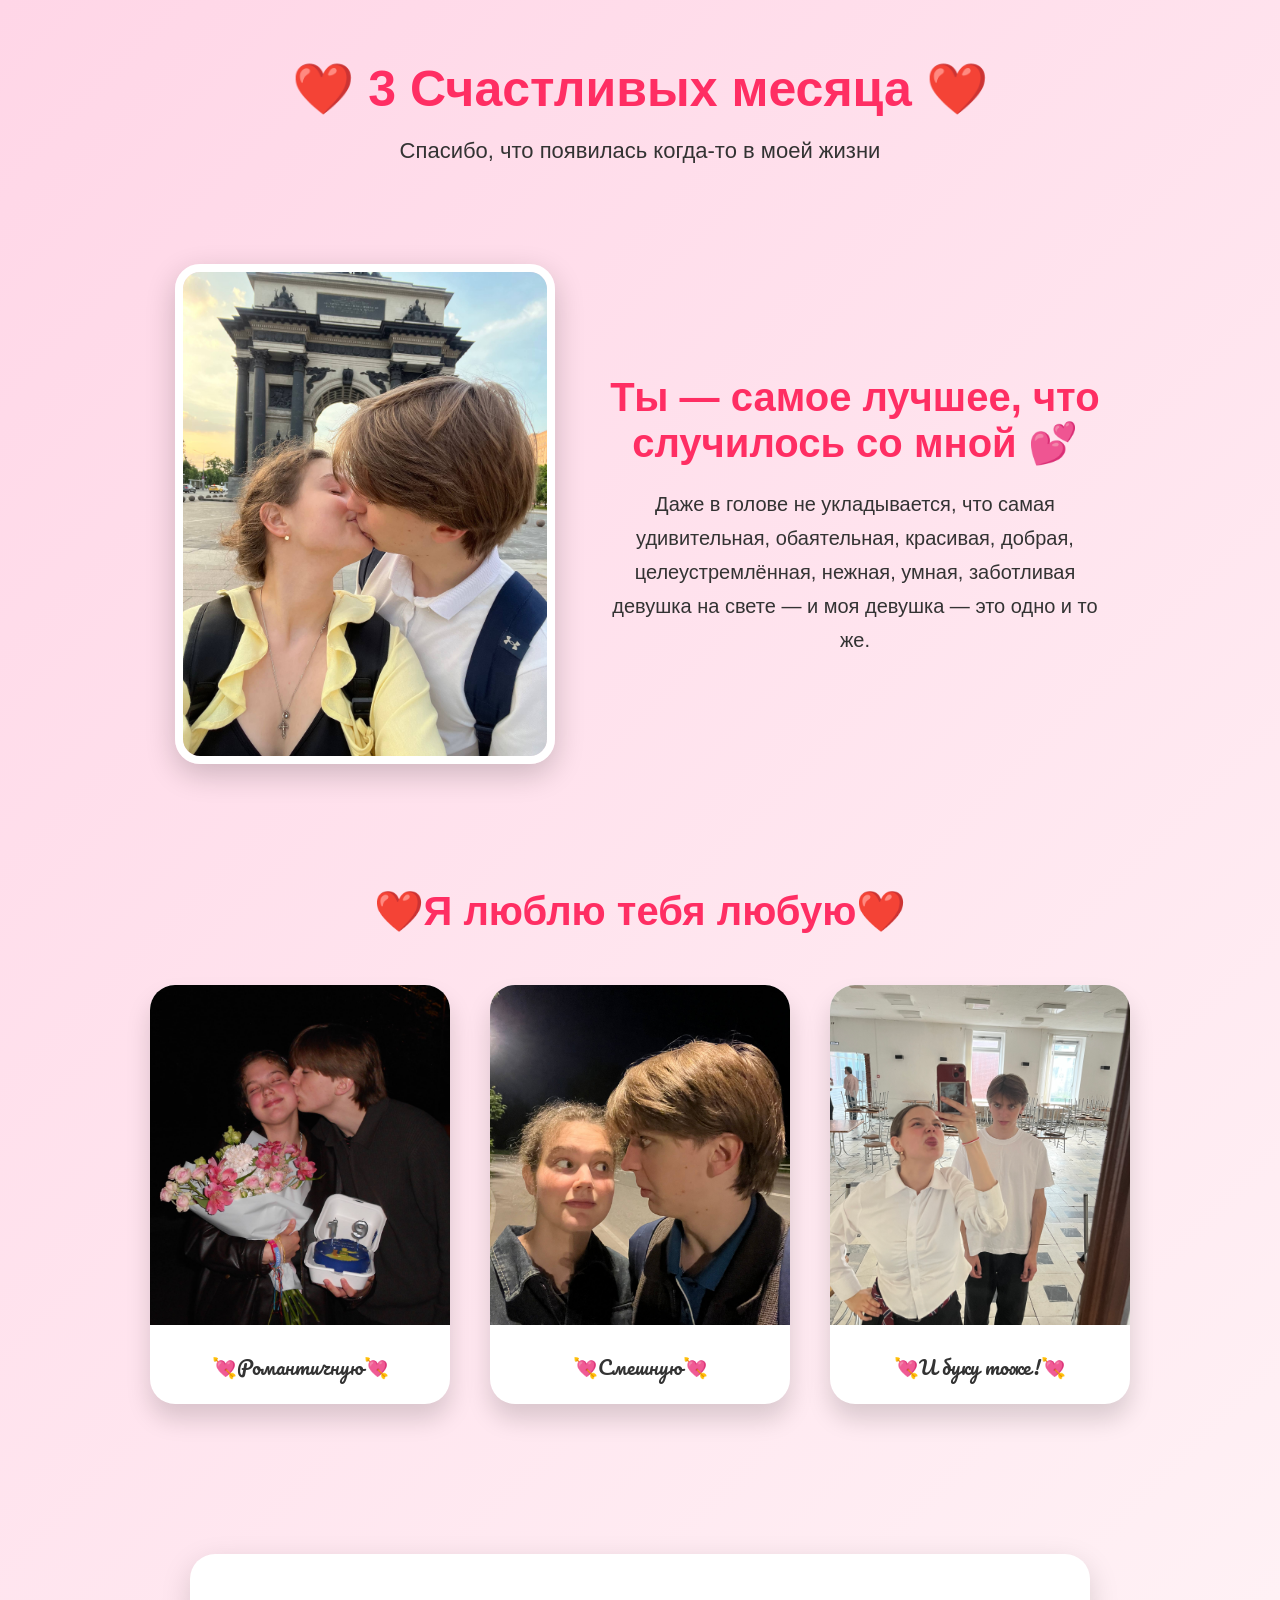
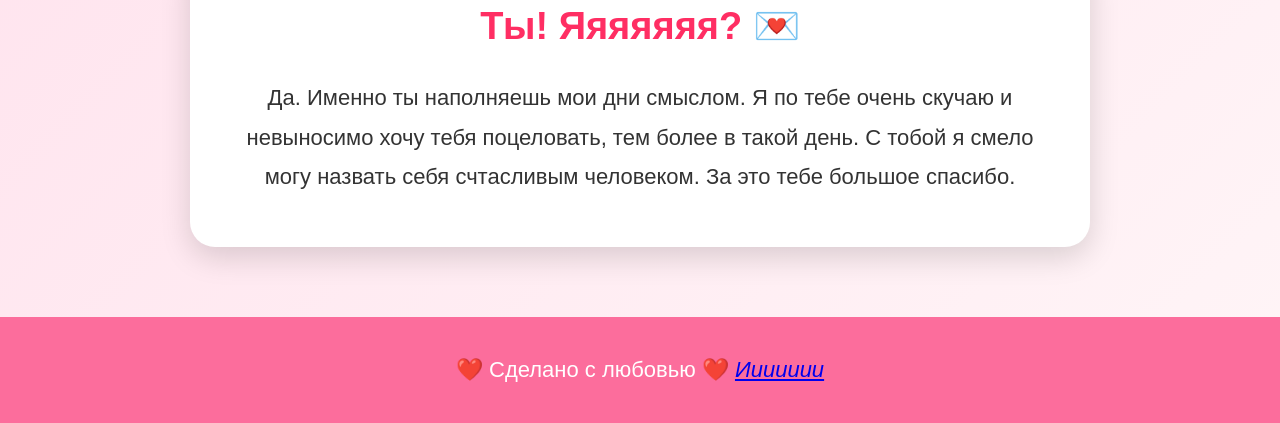
<file: index.html>
<!DOCTYPE html>
<html lang="ru">
<head>
    <meta charset="UTF-8">
    <meta name="viewport" content="width=device-width, initial-scale=1.0">
    <title>3 Счастливых месяца ❤️</title>
    <link rel="stylesheet" href="style.css">
</head>
<body>

    <div class="hearts">
        <span>❤</span>
        <span>💖</span>
        <span>💕</span>
        <span>❤</span>
        <span>💗</span>
        <span>💘</span>
    </div>

    <header>
        <h1>❤️ 3 Счастливых месяца ❤️</h1>
        <p>Спасибо, что появилась когда-то в моей жизни</p>
    </header>

<section class="hero">

    <div class="photo">
        <img src="Photo/kiss.jpg" alt="Наше фото">
    </div>

    <div class="text">
        <h2>Ты — самое лучшее, что случилось со мной 💕</h2>
        <p>
            Даже в голове не укладывается, что самая удивительная, обаятельная, красивая, добрая,
            целеустремлённая, нежная, умная, заботливая девушка на свете — и моя девушка — это одно и то же.
        </p>
    </div>

</section>

<section class="gallery">

    <h2>❤️Я люблю тебя любую❤️</h2>

    <div class="photos">

        <div class="card">
            <img src="Photo/cake.JPG" alt="Ты тут красивая">
            <p>️💘Романтичную💘</p>
        </div>

        <div class="card">
            <img src="Photo/eye.jpg" alt="И тут красивая">
            <p>💘Смешную💘</p>
        </div>

        <div class="card">
            <img src="Photo/buka.JPG" alt="И здесь просто великолепная ">
            <p>💘И буку тоже!💘</p>
        </div>

    </div>

</section>

<section class="love">

    <h2> Ты! Яяяяяяя? 💌</h2>

    <p>
        Да. Именно ты наполняешь мои дни смыслом.
        Я по тебе очень скучаю и невыносимо хочу тебя поцеловать, тем более в такой день.
        С тобой я смело могу назвать себя счтасливым человеком. За это тебе большое спасибо.
    </p>

</section>

<footer>
    ❤️ Сделано с любовью ❤️
    <a href="ola.html"><i>Иииииии</i></a>
</footer>

</body>
</html>
</file>
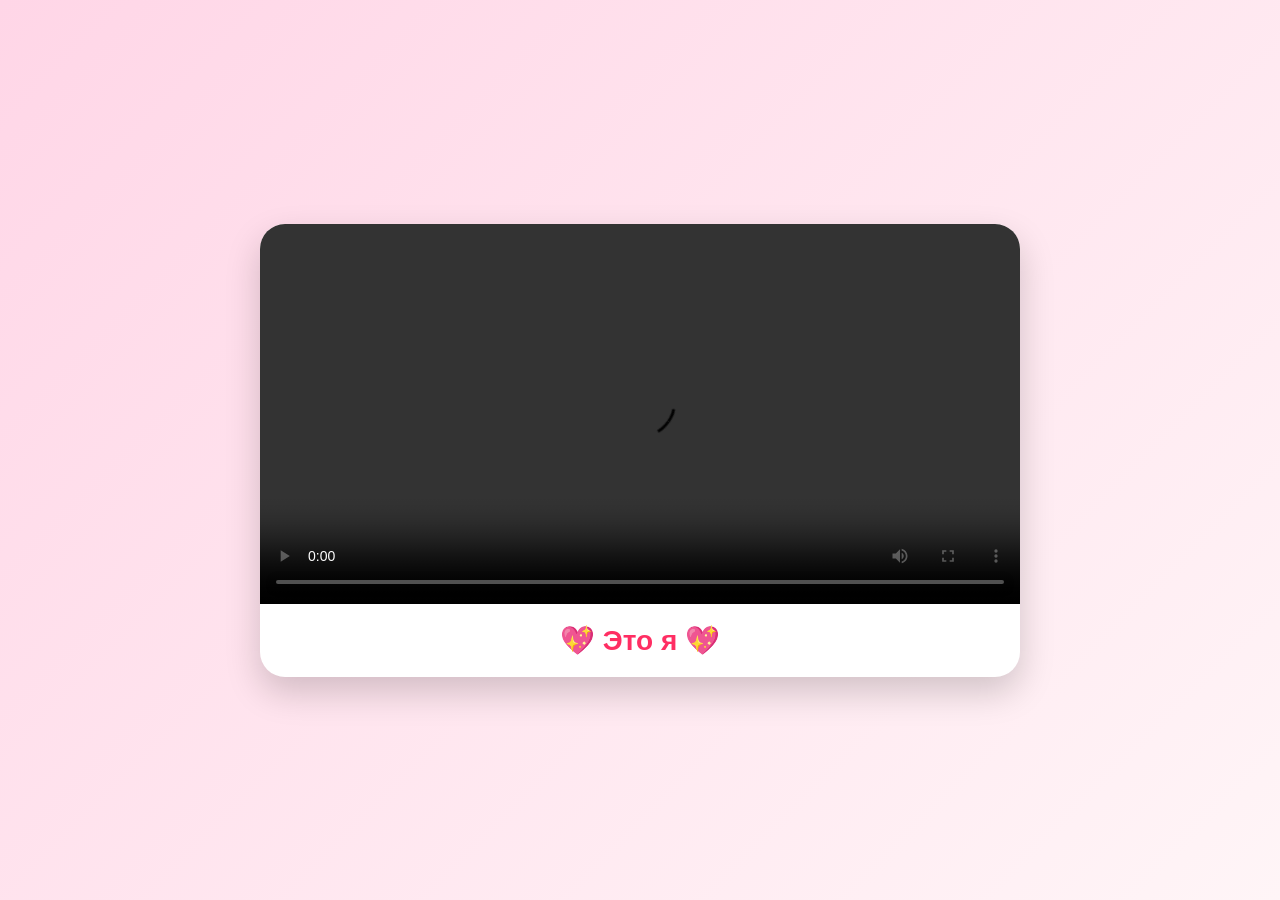
<file: ola.html>
<!DOCTYPE html>
<html lang="en">
<head>
    <meta charset="UTF-8">
    <title>Горячо</title>
    <link rel="stylesheet" href="styles.css">
</head>
<body>
    <div class="container">

        <div class="video-card">

            <video controls>
                <source src="videos/no big deal.mp4" type="video/mp4">
                Ваш браузер не поддерживает видео.
            </video>

            <p>💖 Это я 💖</p>

        </div>

    </div>
</body>
</html>
</file>
<file: style.css>
@import url('https://fonts.googleapis.com/css2?family=Pacifico&display=swap');

*{
    margin:0;
    padding:0;
    box-sizing:border-box;
    font-family:Arial, Helvetica, sans-serif;
}

body{

    background:linear-gradient(135deg,#ffd6e7,#fff5f7);
    color:#333;
    overflow-x:hidden;
}

/* Шапка */

header{

    text-align:center;
    padding:60px 20px;
}

header h1{

    font-size:50px;
    color:#ff2e63;
}

header p{

    margin-top:20px;
    font-size:22px;
}

/* Главная секция */

.hero{

    width:90%;
    max-width:1200px;

    margin:auto;

    display:flex;
    flex-wrap:wrap;

    justify-content:center;
    align-items:center;

    gap:50px;

    padding:40px 0;
}

.photo img{

    width:380px;
    height:500px;

    object-fit:cover;

    border-radius:25px;

    border:8px solid white;

    box-shadow:0 10px 30px rgba(0,0,0,.2);

    transition:.4s;
}

.photo img:hover{

    transform:scale(1.05);
}

.text{
    text-align: center;
    max-width:500px;
}

.text h2{

    color:#ff2e63;
    font-size:40px;
    margin-bottom:20px;
}

.text p{

    font-size:20px;
    line-height:1.7;
}

/* Галерея */

.gallery{

    padding:80px 20px;
    text-align:center;
}

.gallery h2{

    color:#ff2e63;
    font-size:40px;
    margin-bottom:50px;
}

.photos{

    display:flex;
    justify-content:center;
    flex-wrap:wrap;
    gap:40px;
}

.card{

    width:100%;
    max-width:300px;
    background:white;

    border-radius:25px;

    overflow:hidden;

    box-shadow:0 15px 25px rgba(0,0,0,.15);

    transition:.3s;
}

.card:hover{

    transform:translateY(-10px);
}

.card img{

    width:100%;
    height:340px;
    object-fit:cover;
}

.card p{
    text-align:center;
    font-family: "Pacifico", cursive;
    padding:20px;
    font-size:20px;
}

/* Текст */

.love{

    width:80%;
    max-width:900px;

    margin:70px auto;

    background:white;

    border-radius:25px;

    padding:50px;

    box-shadow:0 10px 30px rgba(0,0,0,.15);

    text-align:center;
}

.love h2{

    color:#ff2e63;
    margin-bottom:30px;
    font-size:38px;
}

.love p{

    font-size:22px;
    line-height:1.8;
}

/* Подвал */

footer{

    text-align:center;

    padding:40px;

    color:white;

    background:#fc6d9c;
    font-size:22px;
}
footer a{
    text-decoration: underline;
    cursor: pointer;
}
footer a:hover{
    color:blue
}
footer a:active{
    color:red;
}
footer a:visited{
    color:grey;
}
/* Летающие сердечки */

.hearts{

    position:fixed;

    width:100%;
    height:100%;

    top:0;
    left:0;

    overflow:hidden;

    pointer-events:none;
}

.hearts span{

    position:absolute;

    bottom:-100px;

    font-size:30px;

    animation:fly 10s linear infinite;

    opacity:.7;
}

.hearts span:nth-child(1){

    left:10%;
    animation-duration:9s;
}

.hearts span:nth-child(2){

    left:25%;
    animation-duration:12s;
}

.hearts span:nth-child(3){

    left:45%;
    animation-duration:8s;
}

.hearts span:nth-child(4){

    left:65%;
    animation-duration:11s;
}

.hearts span:nth-child(5){

    left:80%;
    animation-duration:9s;
}

.hearts span:nth-child(6){

    left:93%;
    animation-duration:13s;
}

@keyframes fly{

    0%{

        transform:translateY(0) rotate(0deg);
        opacity:0;
    }

    10%{

        opacity:1;
    }

    100%{

        transform:translateY(-120vh) rotate(360deg);
        opacity:0;
    }

}

@media(max-width:900px){
.photo {
        display: flex;
        justify-content: center;
    }

    .photo img {
        width: 90%;
        max-width: 350px;
        height: auto;
    }
.hero{

flex-direction:column;

}

.photo img{

width:90%;
height:auto;

}

header h1{

font-size:36px;

}

.text h2{

font-size:30px;

}

.gallery h2{

font-size:30px;

}
}
</file>
<file: styles.css>
*{
    margin:0;
    padding:0;
    box-sizing:border-box;
}

body{

    min-height:100vh;

    display:flex;

    justify-content:center;

    align-items:center;

    background:linear-gradient(135deg,#ffd6e7,#fff5f7);

    font-family:Arial, Helvetica, sans-serif;
}

.container{

    width:100%;

    display:flex;

    justify-content:center;

    padding:20px;
}

.video-card{

    width:760px;


    background:white;

    border-radius:25px;

    overflow:hidden;

    box-shadow:0 15px 35px rgba(0,0,0,.18);

    transition:.3s;
}

.video-card:hover{

    transform:translateY(-8px);
}

.video-card video{

    display:block;

    width:100%;

    height:auto;
}

.video-card p{

    padding:20px;

    text-align:center;

    font-size:28px;

    font-weight:bold;

    color:#ff2e63;
}

@media (max-width:768px){

    .video-card{

        width:95%;
        max-width:360px;
    }

    .video-card p{

        font-size:24px;
    }

}
</file>
